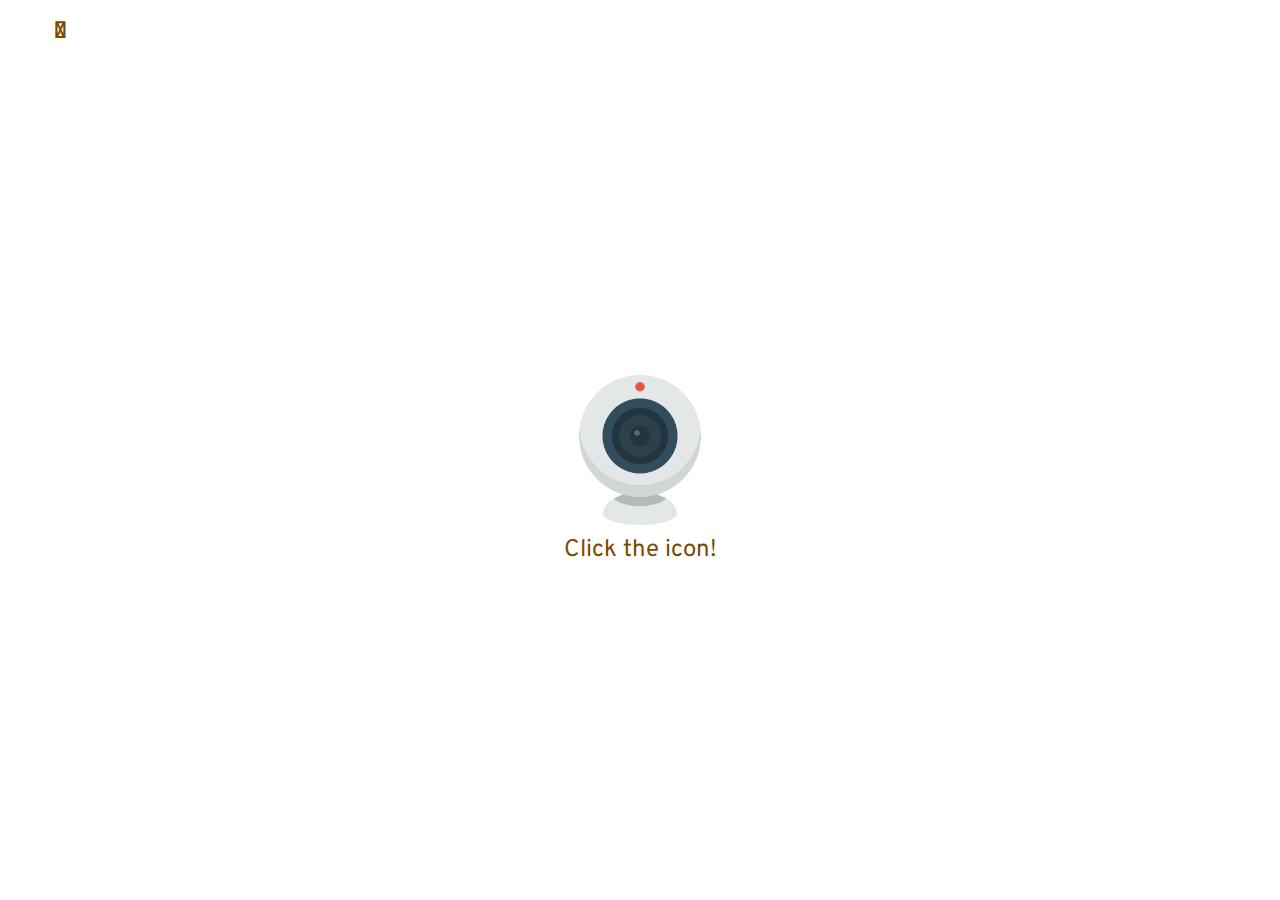
<file: index.html>
<!DOCTYPE html>
<html>
  <head>
    <link href="index.css" rel="stylesheet" type="text/css">
    <link href="https://fonts.googleapis.com/css?family=Overpass|Staatliches&display=swap" rel="stylesheet">
    <meta charset="utf-8">
    <meta name="viewport" content="width=device-width, initial-scale=1.0, maximum-scale=1.0, user-scalable=0">
  </head>

  <body>
    <div class="column">

      <div class="row1">
        <div class="video">
          <div id="video">
            <a href="home.html">
            <img src="webcam.png" alt="" style="max-width:100%;height:auto;">
          </a>
          </div>
        </div>
      </div>

      <div class="row2">
        <a href="home.html">
          <p> Click the icon! </p>
        </a>
      </div>

    </div>

  </body>

</html>
</file>
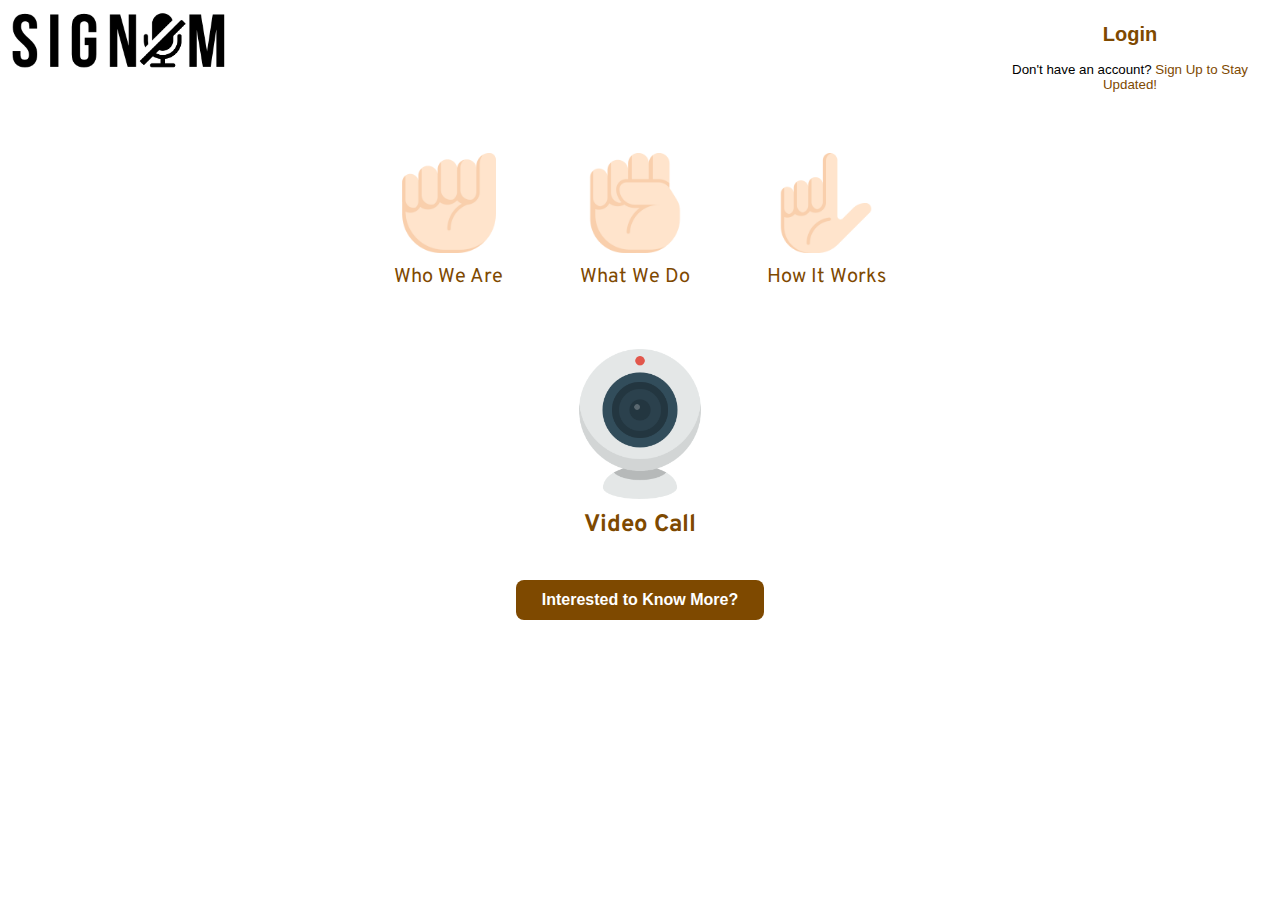
<file: home.html>
<!DOCTYPE html>
<html>
  <head>
    <link href="style.css" rel="stylesheet" type="text/css">
    <link href="https://fonts.googleapis.com/css?family=Overpass|Staatliches&display=swap" rel="stylesheet">
    <meta charset="utf-8">
    <meta name="viewport" content="width=device-width, initial-scale=1.0, maximum-scale=1.0, user-scalable=0">
  </head>

  <body>


    <div class='column1'>
          <div class="row1">
              <div class="logo">
                <div id='logo'>
                  <a href="index.html">
                    <img src="signum-2.png" alt=""  style="max-width:100%;height:auto;">
                  </a>
                </div>
              </div>

              <button id='login'>
                <h2><a href="login.html">
                Login
                </a></h2>
                <p>Don't have an account?
                  <a href="signup.html"> Sign Up to Stay Updated!</a>
                </p>
              </button>
          </div>

      <div class='row2'>
          <div class="column2">
            <a href="WhoWeAre.html">
              <div class="link">
                <div id="hand">
                    <img src="letter-a.png" alt=""  style="max-width:100%;height:auto;">
                </div>
              </div>
              <div id="heading">
                    Who We Are
              </div>
            </a>
          </div>

          <div class="column2">
            <a href="WhatWeDo.html">
              <div class="link">
                <div id="hand">
                    <img src="letter-s.png" alt=""  style="max-width:100%;height:auto;">
                </div>
              </div>
              <div id="heading">
                  What We Do
              </div>
            </a>
          </div>

          <div class="column2">
            <a href="HowItWorks.html">
              <div class="link">
                <div id="hand">
                    <img src="letter-l.png" alt="" style="max-width:100%;height:auto;">
                </div>
              </div>
              <div id="heading">
                  How It Works
              </div>
            </a>
          </div>
    </div>

      <div class=row3>
        <div class="column3">
          <a href="video.html">
          <div class="video">
            <div id="video">
              <img src="webcam.png" alt="" style="max-width:100%;height:auto;">
            </div>
          </div>
          <div id="clickme">
            Video Call
          </div>
        </a>
        </div>
      </div>



    <div class=row4>
      <a class="typeform-share button" href="https://suyashjaju.typeform.com/to/hUrqDC" data-mode="drawer_left"
      style="display:inline-block;text-decoration:none;background-color:#7E4900;color:white;cursor:pointer;
      font-family:Helvetica,Arial,sans-serif;font-size:16px;line-height:40px;text-align:center;margin:0;height:40px;padding:0px 26px;
      border-radius:8px;max-width:100%;white-space:nowrap;overflow:hidden;text-overflow:ellipsis;font-weight:bold;-webkit-font-smoothing:antialiased;-moz-osx-font-smoothing:grayscale;"
      data-submit-close-delay="2" target="_blank">Interested to Know More? </a>
      <script> (function() { var qs,js,q,s,d=document, gi=d.getElementById, ce=d.createElement, gt=d.getElementsByTagName, id="typef_orm_share", b="https://embed.typeform.com/";
      if(!gi.call(d,id)){ js=ce.call(d,"script"); js.id=id; js.src=b+"embed.js"; q=gt.call(d,"script")[0]; q.parentNode.insertBefore(js,q) } })() </script>

    </div>

  </div>




  </body>
</html>
</file>
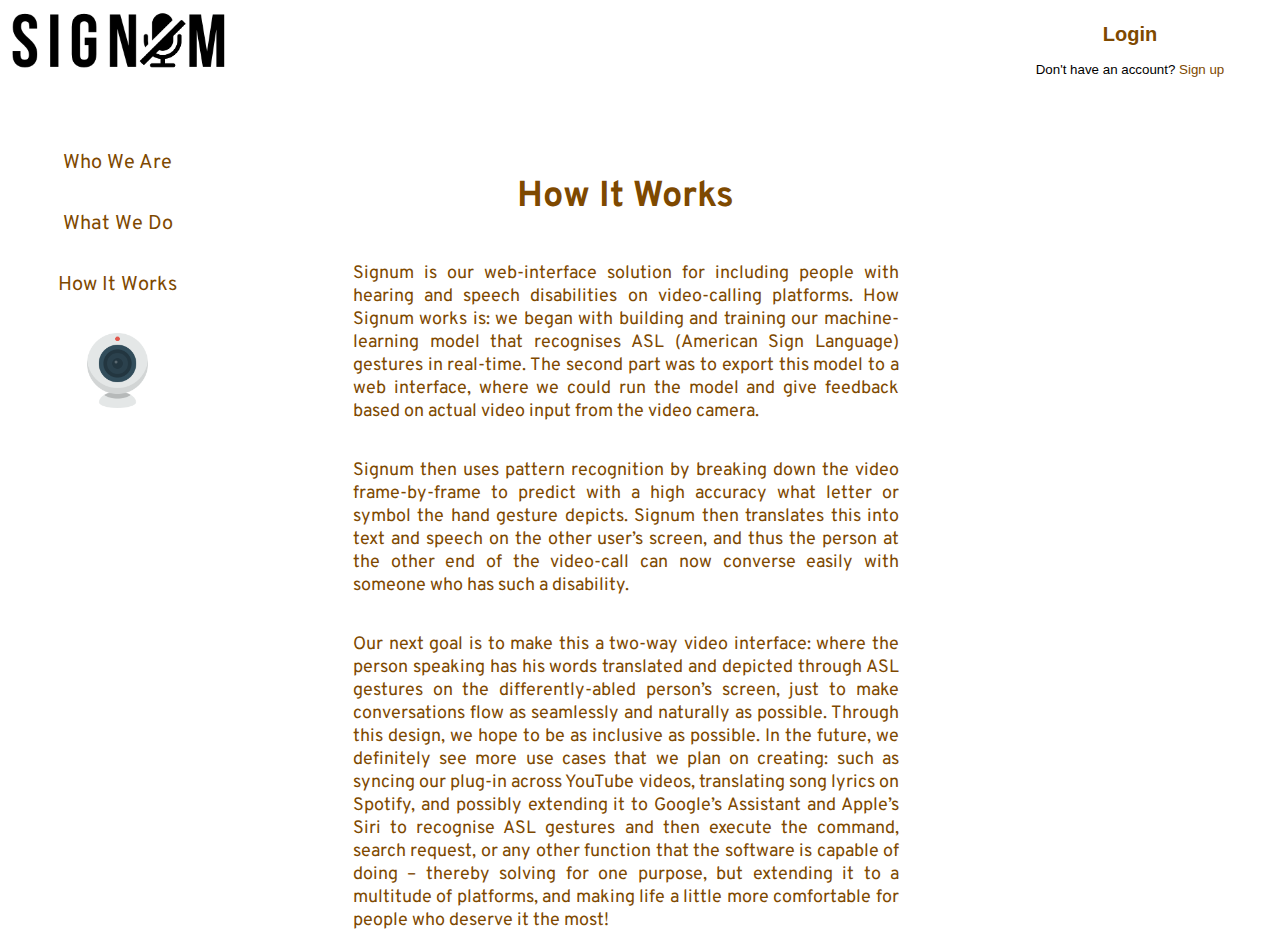
<file: HowItWorks.html>
<!DOCTYPE html>
<html>
  <head>
    <link href="WhoWeAre.css" rel="stylesheet" type="text/css">
    <link href="https://fonts.googleapis.com/css?family=Overpass|Staatliches&display=swap" rel="stylesheet">
    <meta charset="utf-8">
    <meta name="viewport" content="width=device-width, initial-scale=1.0">

  </head>

  <body>
  <div class="column0">
    <div class='row1'>
          <div class="column1">
              <div class="logo">
                <div id='logo'>
                  <a href="index.html">
                    <img src="signum-2.png" alt=""  style="max-width:100%;height:auto;">
                  </a>
                </div>
              </div>
          </div>
          <div class='column3'>
              <button id='login'>
                <h2><a href="login.html">
                Login
                </a></h2>
                <p>Don't have an account?
                <a href="signup.html"> Sign up</a>
                </p>
              </button>
          </div>
  </div>


      <div class='row2'>
          <div class="column1">
              <div class="link">
                <div id="heading">
                <a href="WhoWeAre.html">
                      Who We Are
                </a>
              </div>

              </div>

                <div class="link">
                  <div id="heading">
                    <a href="WhatWeDo.html">
                    What We Do
                    </a>
                  </div>
                </div>

                <div class="link">
                  <div id="heading">
                    <a href="HowItWorks.html">
                    How It Works
                    </a>
                  </div>
                </div>
              <div class="link">
                <div id="webcam-icon">
                <div id="heading">
                  <a href="video.html">
                    <div id="video">
                      <img src="webcam.png" alt="">
                    </div>
                  </a>
                </div>
                </div>
              </div>
          </div>

          <div class="column2">
            <h1> How It Works </h1>
            <p>Signum is our web-interface solution for including people with hearing and speech disabilities on video-calling platforms.
              How Signum works is: we began with building and training our machine-learning
          model that recognises ASL (American Sign Language) gestures in real-time. The second part was to export this
          model to a web interface, where we could run the model and give feedback based on actual video input from the video camera. </p>

          <p> Signum then uses pattern recognition by breaking down the video frame-by-frame to predict with a
            high accuracy what letter or symbol the hand gesture depicts. Signum then translates this into
            text and speech on the other user’s screen, and thus the person at the other end of the video-call
            can now converse easily with someone who has such a disability. </p>

           <p> Our next goal is to make this a two-way video interface: where the person speaking has his words translated
           and depicted through ASL gestures on the differently-abled person’s screen, just to make conversations
           flow as seamlessly and naturally as possible. Through this design, we hope to be as
           inclusive as possible. In the future, we definitely see more use cases that we plan on creating: such as syncing our
           plug-in across YouTube videos, translating song lyrics on Spotify, and possibly extending it to
           Google’s Assistant and Apple’s Siri to recognise ASL gestures and then execute the command,
            search request, or any other function that the software is capable of doing – thereby solving
            for one purpose, but extending it to a multitude of platforms, and making life a little more comfortable for
            people who deserve it the most! </p>
          </div>
    </div>


</div>

  </body>
</html>
</file>
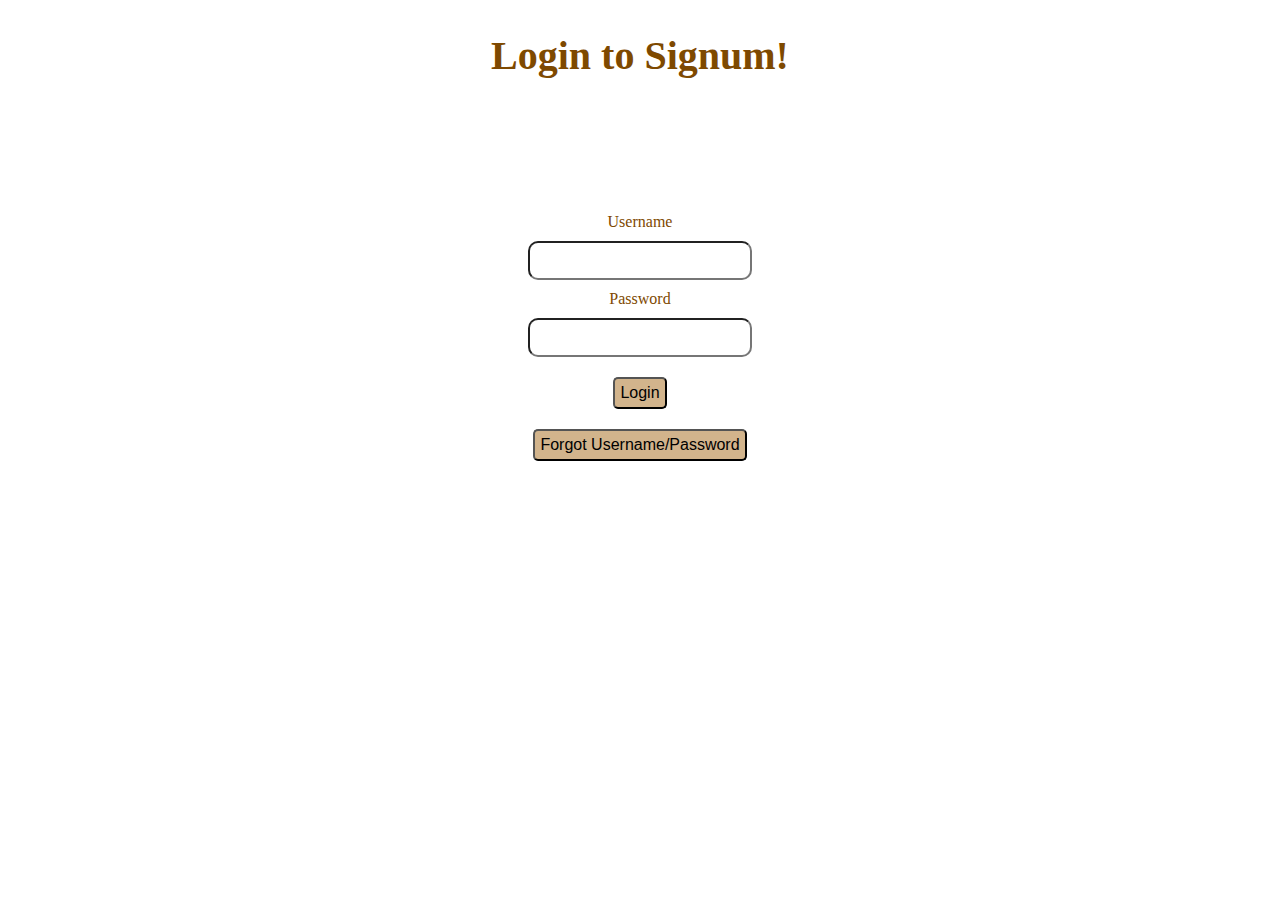
<file: login.html>
<!DOCTYPE html>
<html lang="en">

  <head>
    <title>Hello!</title>
    <meta charset="utf-8">
    <meta http-equiv="X-UA-Compatible" content="IE=edge">
    <meta name="viewport" content="width=device-width, initial-scale=1.0, maximum-scale=1.0, user-scalable=0">
    <link href="https://fonts.googleapis.com/css?family=Staatliches&display=swap" rel="stylesheet">

    <link rel="stylesheet" href="login.css">
  </head>

  <body>
    <h1>
      Login to Signum!
    </h1>

  <div class='box'>
    <div class = "login_box">

      Username

      <div class = "type_box">
        <input id = "username">
      </div>

      Password

      <div class = "type_box">
        <input id = "password">
      </div>

      <div>
        <button class = "buttons">
          <a> Login </a>
        </button>
        <br/>
        <button class = "buttons">
          <a> Forgot Username/Password </a>
        </button>
      </div>


    </div>

  </body>
</html>
</file>
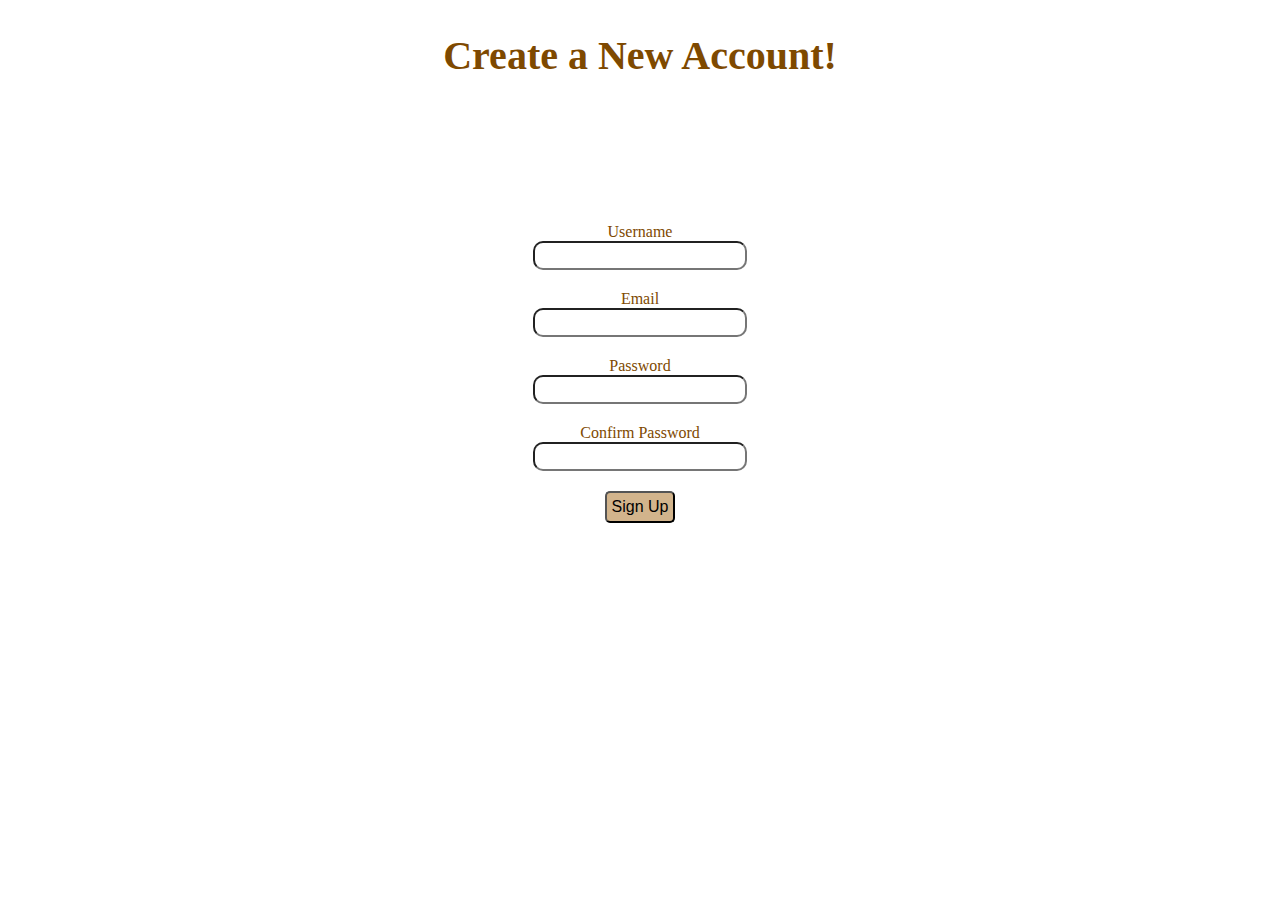
<file: signup_old.html>
<!DOCTYPE html>
<html lang="en">
  <head>
    <title>Hello!</title>
    <meta charset="utf-8">
    <meta http-equiv="X-UA-Compatible" content="IE=edge">
    <meta name="viewport" content="width=device-width, initial-scale=1.0">

    <!-- import the webpage's stylesheet -->
    <link rel="stylesheet" href="login.css">

  </head>
  <body>

    <h1>
      Create a New Account!
    </h1>

    <div class = "signup_box">
      <div class = "type_box">
        Username
        <br/>
        <input id = "text">
      </div>

      <div class = "type_box">
        Email
        <br/>
        <input id = "text">
      </div>

      <div class = "type_box">
        Password
        <br/>
        <input id = "text">
      </div>

      <div class = "type_box">
        Confirm Password
        <br/>
        <input id = "text">
      </div>

      <div>
        <button class = "buttons">
         <a> Sign Up </a>
        </button>
      </div>

    </div>



  </body>
</html>
</file>
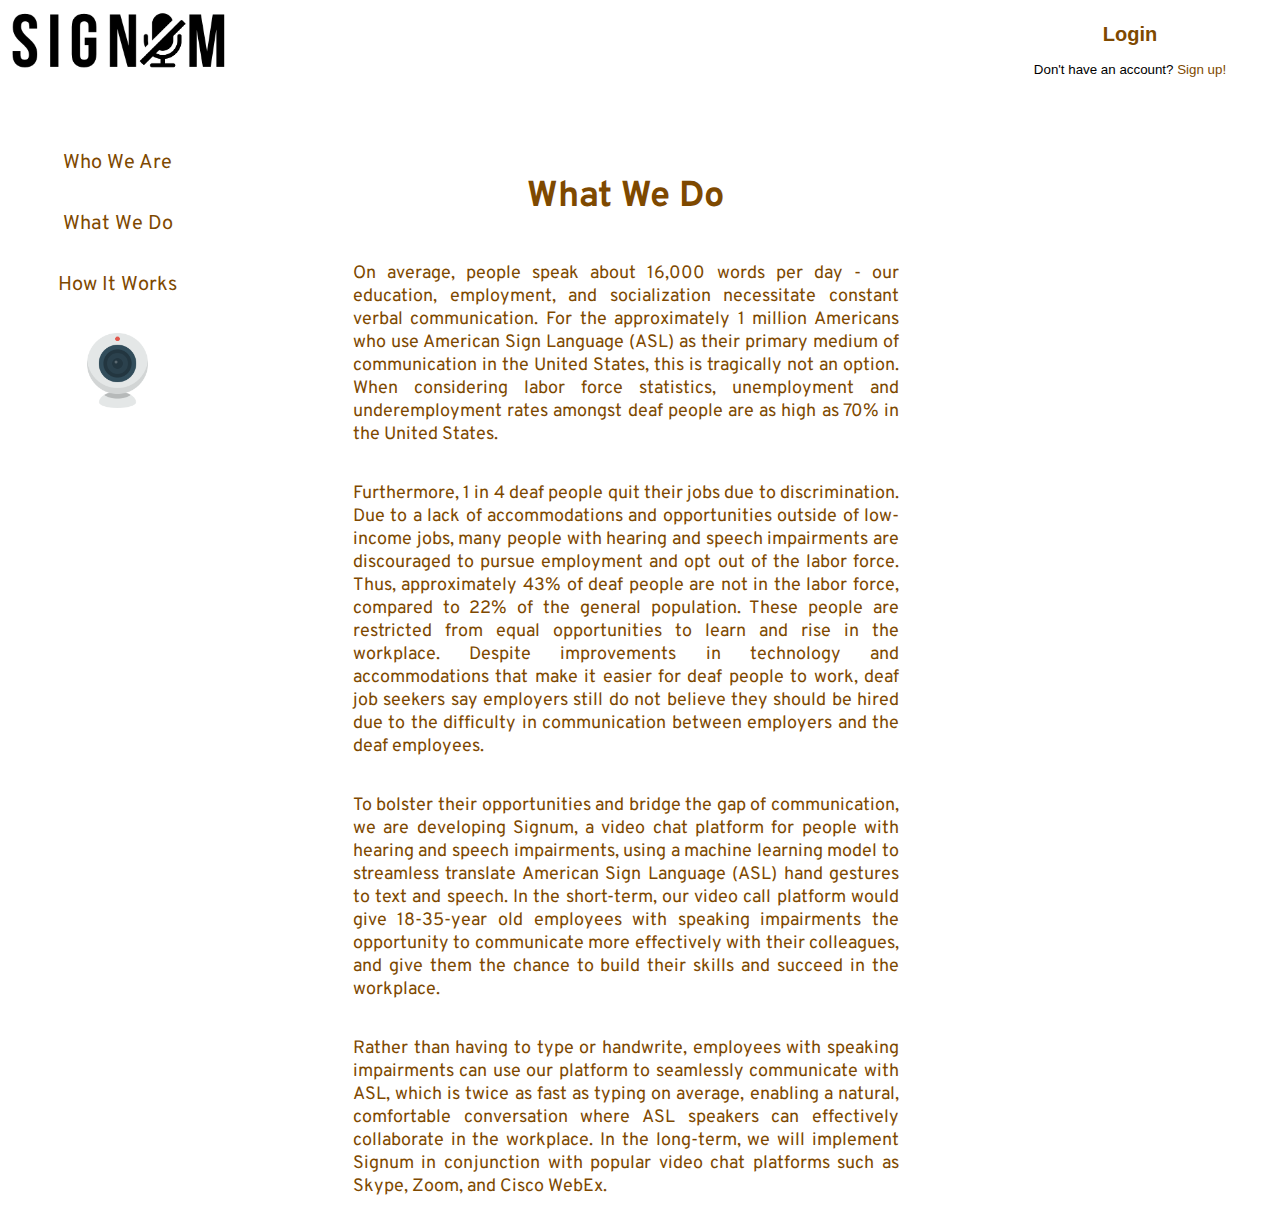
<file: WhatWeDo.html>
<!DOCTYPE html>
<html>
  <head>
    <link href="WhoWeAre.css" rel="stylesheet" type="text/css">
    <link href="https://fonts.googleapis.com/css?family=Overpass|Staatliches&display=swap" rel="stylesheet">
    <meta charset="utf-8">
    <meta name="viewport" content="width=device-width, initial-scale=1.0, maximum-scale=1.0, user-scalable=0">

  </head>

  <body>
  <div class="column0">
    <div class='row1'>
          <div class="column1">
              <div class="logo">
                <div id='logo'>
                  <a href="index.html">
                    <img src="signum-2.png" alt=""  style="max-width:100%;height:auto;">
                  </a>
                </div>
              </div>
          </div>
          <div class='column3'>
              <button id='login'>
                <h2><a href="login.html">
                Login
                </a></h2>
                <p>Don't have an account?
                <a href="signup.html"> Sign up!</a>
                </p>
              </button>
          </div>
  </div>

      <div class='row2'>
          <div class="column1">
              <div class="link">
                <div id="heading">
                <a href="WhoWeAre.html">
                      Who We Are
                </a>
              </div>

              </div>

                <div class="link">
                  <div id="heading">
                    <a href="WhatWeDo.html">
                    What We Do
                    </a>
                  </div>
                </div>

                <div class="link">
                  <div id="heading">
                    <a href="HowItWorks.html">
                    How It Works
                    </a>
                  </div>
                </div>
              <div class="link">
                <div id="webcam-icon">
                <div id="heading">
                  <a href="video.html">
                    <div id="video">
                      <img src="webcam.png" alt=""  style="max-width:100%;height:auto;">
                    </div>
                  </a>
                </div>
                </div>
              </div>
          </div>

          <div class="column2">
            <h1> What We Do </h1>
            <p>On average, people speak about 16,000 words per day - our education, employment, and socialization
              necessitate constant verbal communication. For the approximately 1 million Americans
              who use American Sign Language (ASL) as their primary medium of communication in the United States, this is
              tragically not an option. When considering labor force statistics, unemployment and underemployment rates
              amongst deaf people are as high as 70% in the United States.
            </p>

            <p> Furthermore, 1 in 4 deaf people quit
              their jobs due to discrimination. Due to a lack of accommodations and opportunities outside of low-income jobs,
              many people with hearing and speech impairments are discouraged to pursue employment and opt out of the labor force.
              Thus, approximately 43% of deaf people are not in the labor force, compared to 22% of the general population.
              These people are restricted from equal opportunities to learn and rise in the workplace.
              Despite improvements in technology and accommodations that make it easier for deaf people to work, deaf job seekers say
              employers still do not believe they should be hired due to the difficulty in communication between employers and the deaf employees.
            </p>

            <p>To bolster their opportunities and bridge the gap of communication, we are developing Signum,
              a video chat platform for people with hearing and speech impairments,
              using a machine learning model to streamless translate American Sign Language (ASL) hand gestures to text and speech.
              In the short-term, our video call platform would give 18-35-year old employees with speaking impairments the opportunity
              to communicate more effectively with their colleagues, and give them the chance to build their skills and succeed in the workplace.
            </p>

            <p> Rather than having to type or handwrite, employees with speaking impairments can use our platform to seamlessly communicate with ASL,
              which is twice as fast as typing on average, enabling a natural, comfortable conversation where ASL speakers can effectively collaborate in the workplace.
              In the long-term, we will implement Signum in conjunction with popular video chat platforms such as Skype, Zoom, and Cisco WebEx.
            </p>

          </div>
    </div>


</div>

  </body>
</html>
</file>
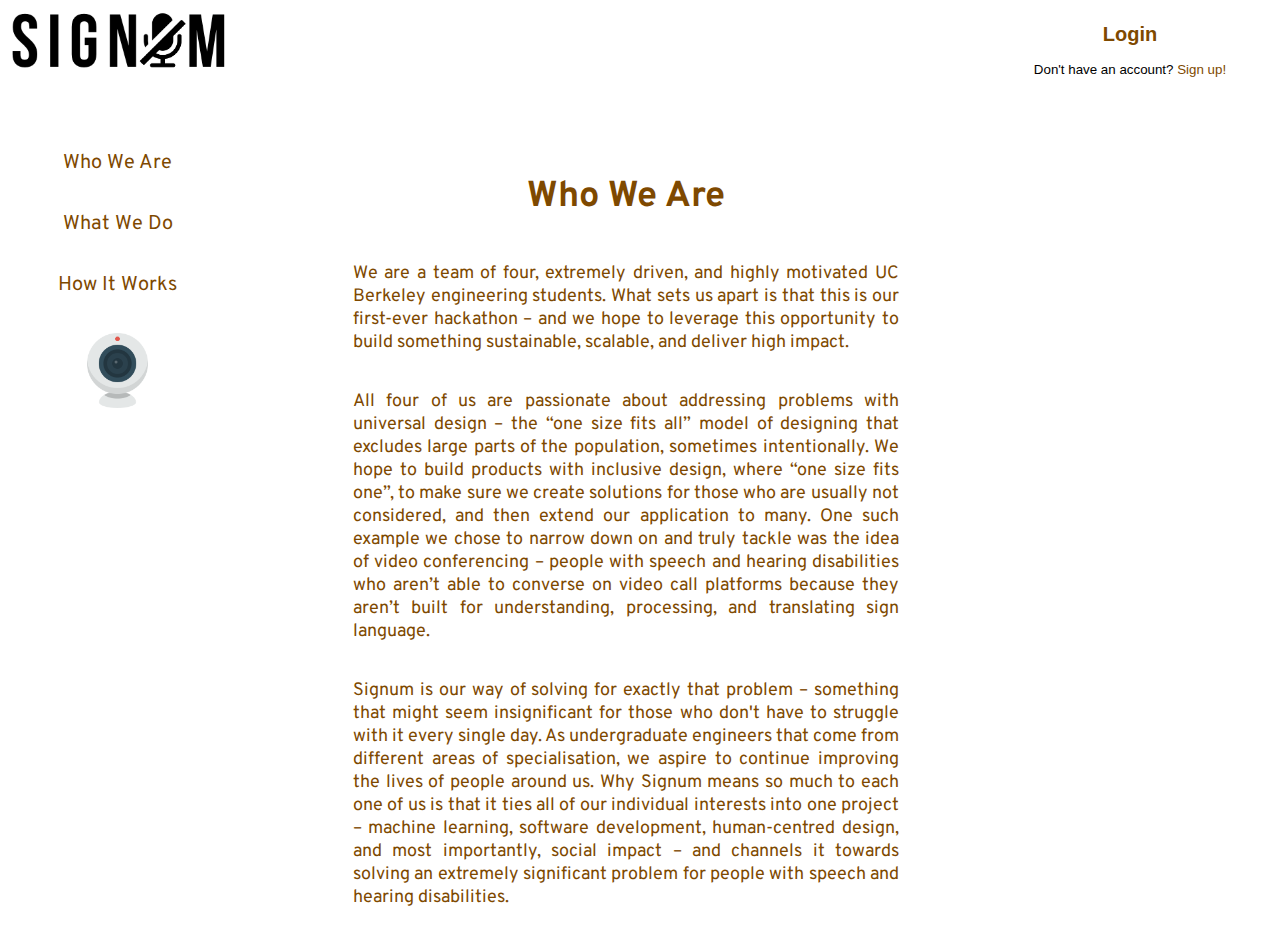
<file: WhoWeAre.html>
<!DOCTYPE html>
<html>
  <head>
    <link href="WhoWeAre.css" rel="stylesheet" type="text/css">
    <link href="https://fonts.googleapis.com/css?family=Overpass|Staatliches&display=swap" rel="stylesheet">
    <meta charset="utf-8">
    <meta name="viewport" content="width=device-width, initial-scale=1.0">

  </head>

  <body>
  <div class="column0">
    <div class='row1'>
          <div class="column1">
              <div class="logo">
                <div id='logo'>
                  <a href="index.html">
                    <img src="signum-2.png" alt=""  style="max-width:100%;height:auto;">
                  </a>
                </div>
              </div>
          </div>
          <div class='column3'>
              <button id='login'>
                <h2><a href="login.html">
                Login
                </a></h2>
                <p>Don't have an account?
                <a href="signup.html"> Sign up!</a>
                </p>
              </button>
          </div>
  </div>

      <div class='row2'>
          <div class="column1">
              <div class="link">
                <div id="heading">
                <a href="WhoWeAre.html">
                      Who We Are
                </a>
              </div>

              </div>

                <div class="link">
                  <div id="heading">
                    <a href="WhatWeDo.html">
                    What We Do
                    </a>
                  </div>
                </div>

                <div class="link">
                  <div id="heading">
                    <a href="HowItWorks.html">
                    How It Works
                    </a>
                  </div>
                </div>
              <div class="link">
                <div id="webcam-icon">
                <div id="heading">
                  <a href="video.html">
                    <div id="video">
                      <img src="webcam.png" alt=""  style="max-width:100%;height:auto;">
                    </div>
                  </a>
                </div>
                </div>
              </div>
          </div>

          <div class="column2">
            <h1> Who We Are </h1>
            <p>We are a team of four, extremely driven, and highly motivated UC Berkeley engineering students.
              What sets us apart is that this is our first-ever hackathon – and we hope to
              leverage this opportunity to build something sustainable, scalable, and deliver high impact. </p>
            <p>All four of us are passionate about addressing problems with universal design – the “one size
              fits all” model of designing that excludes large parts of the population, sometimes intentionally.
              We hope to build products with inclusive design, where “one size fits one”, to make sure we create
              solutions for those who are usually not considered, and then extend our application to many.
              One such example we chose to narrow down on and truly tackle was the idea of video conferencing –
              people with speech and hearing disabilities who aren’t able to converse on video call platforms
              because they aren’t built for understanding, processing, and translating sign language.  </p>
              <p>Signum is our way of solving for exactly that problem – something that might seem insignificant
                for those who don't have to struggle with it every single day. As undergraduate engineers that come
                from different areas of specialisation, we aspire to continue improving the lives of people around us.
                 Why Signum means so much to each one of us is that it ties all of our individual interests into one
                project – machine learning, software development, human-centred design, and most importantly,
                social impact – and channels it towards solving an extremely significant problem for people with speech
                and hearing disabilities.</p>

          </div>
    </div>


</div>

  </body>
</html>
</file>
<file: index.css>
html, body {
  height: 100%;
    margin: 0px;
    padding: 0px;
    font-family: 'Overpass','Staatliches', 'Avenir';
    color: #7E4900;
    font-size: 24px;
  }

.column {
  height: 100%;
  width:100%;
  display: flex;
  flex-direction: column;
  align-items: center;
  justify-content: space-around;
}

.row1 img {
  position:absolute;
  top:0;
  left:0;
  right:0;
  bottom:0;
  margin:auto;
  width: 150px;
}

.row2 {
  position: relative;
  top: 100px;
  left: 0;
  right:0;
  margin: auto;
}

.row2 a {
  text-decoration: none;
  color: #7E4900;
  cursor: pointer;
}

.row2 a:hover {
    opacity: 0.8;
}

.video {
  position: absolute;
  top:0;
  left:0;
  right:0;
  bottom:0;
  margin:auto;
  animation-name: Flip;
  animation-duration: 1.5s;
  animation-iteration-count: infinite;
}

.video a:hover {
  animation-play-state: paused;
  position: absolute;
  top:0;
  left:0;
  right:0;
  bottom:0;
  margin:auto;
  opacity: 0.8;
}

@keyframes Flip {
	0% {transform: perspective(200px);}
	50% {transform: perspective(200px) rotateY(180deg);}
	100% {transform: perspective(200px) rotateY(180deg);}
}

<!-- Load index.js after the content of the page -->




  button{
    font-weight:900;
    position:absolute;
    bottom:100px;
    left:calc(50% - 60px);
    width:120px;
    height:50px;
    border:0;
    box-shadow:2px 1px 20px 0 rgba(#000, 0.5);
    border-radius:10px;
    cursor:pointer;
    transition:all .8s cubic-bezier(0.645, 0.045, 0.355, 1),
               transform .3s cubic-bezier(0.455, 0.03, 0.515, 0.955),
               box-shadow .3s cubic-bezier(0.455, 0.03, 0.515, 0.955);
    overflow:hidden;}

    &:hover{
      box-shadow:0 0 0 0 rgba(#000, 0.5);
    }

    &:focus{
      outline:0;
    }

    &:before, &:after{
      transition:all .8s cubic-bezier(0.645, 0.045, 0.355, 1);
      top: 17px;
      position: absolute;
    }

    &:before{
      content: "\f067";
      opacity:1;
      left: 53px;
    }

    &:after{
      content: "\f0c9";
      opacity: 0;
      left: 0;
    }
  }

  .triangle{
    position:absolute;
    z-index:1;
    top:0;
    left:0;
    width:100%;
    height:100%;
    background:linear-gradient(to top, #09203f 0%, #537895 100%);
    transition:all .8s cubic-bezier(0.645, 0.045, 0.355, 1);
    display:flex;
    justify-content:center;
    align-items:center;
    pointer-events:none;

    &.left{
      clip-path: polygon(0 0, 0% 100%, 100% 100%);
    }

    &.right{
      clip-path: polygon(100% 0, 0 0, 100% 100%);
    }
  }

  &.open{

    .triangle{

      &.left{
        clip-path: polygon(0 0, 0 100%, 0 100%);
      }

      &.right{
        clip-path: polygon(100% 0, 100% 0, 100% 100%);
      }
    }

    button{
      left:40px;
      bottom:40px;
      width:50px;
      border-radius:50%;

      &:before{
        opacity:0;
        left:100%;
      }

      &:after{
        opacity:1;
        left:18px;
      }

      &.menu{
        width:100%;
        height:100%;
        bottom:0;
        left:0;
        border-radius:0;

        &:after{
          left:-100%;
        }
      }
    }
  }
}





  @keyframes fadeDown{
    0%{
      opacity:0;
      transform:translateY(-20px);
    }
    100%{
      opacity:1;
      transform:translateY(0);
    }
  }
}
</file>
<file: style.css>
html, body {
    margin: 0px;
    font-family: 'Overpass','Staatliches', 'Avenir';
    font-stretch: expanded;
    color: #7E4900;
    font-size: 30px;
}


.column1 {
  display: flex;
  flex-direction: column;
  justify-content: space-between;
}

.logo img {
  position: absolute;
  top: 10px;
  left: 10px;
  width: 17%;
}

#logo a:hover {
    opacity: 0.6;
}

.row1 {
  display: flex;
  flex-direction: row;
  justify-content: space-between;
  height: 65px;
}

#login {
  width: 300px;
  background-color: white;
  border-radius: 5px;
  margin-top: 5px;
  margin-left: 10px;
  border: none;
}

#login a{
  text-decoration: none;
  color: #7E4900;
}

#login a:hover {
  transform: scale(1.4);
  opacity: 0.6;
  color: #4a4237;
}

.row2 {
  display: flex;
  flex-direction: row;
  justify-content: center;
}

.column2 {
  display: flex;
  flex-direction: column;
  justify-content: center;
  align-items: center;
  padding: 3%;
}

.link {
  display: flex;
  flex-direction: row;
  justify-content: center;
}
#hand img {
  margin-top: 50%;
  width: 100px;
}

.column2 a {
  text-decoration: none;
  color: #7E4900;
}

.column2 a:hover {
  transform: scale(1.2);
  opacity: 0.6;
  cursor: pointer;
  color: #4a4237;
}

#heading {
  display: flex;
  flex-direction: row;
  justify-content: center;
  font-size: 20px;
}

.row3 {
  margin-top: 20px;
  display: flex;
  flex-direction: row;
  justify-content: center;
}

.column3 {
  display: flex;
  flex-direction: column;
  align-items: center;
}

#clickme {
  text-align: center;
  font-weight: bold;
  font-size: 24px;
}


#video img {
  width: 150px;
}

.column3 a {
  text-decoration: none;
  color: inherit;
}

.column3 a:hover {
  opacity: 0.6;
}


.row4 {
  margin-top: 40px;
  display: flex;
  flex-direction: row;
  justify-content: center;
}

.row4 a:hover {
  opacity: 0.6;
  background-color: #7E4900;
}
</file>
<file: WhoWeAre.css>
html, body {
    margin: 0px;
    font-family: 'Overpass','Staatliches', 'Avenir';
    font-stretch: expanded;
    color: #7E4900;
    font-size: 30px;
}


.column1 {
  display: flex;
  flex-direction: column;
  align-items: center;
  width: 17%;
}

.logo img {
  position: absolute;
  top: 10px;
  left: 10px;
  width: 17%;
}

#logo a:hover {
    opacity: 0.6;
}

.row1 {
  display: flex;
  flex-direction: row;
  justify-content: space-between;
  height: 150px;
  margin-right: auto;
}

#login {
  margin-top: 5px;
  width: 300px;
  background-color: white;
  border-radius: 5px;
  border: none;
}

#login a{
  text-decoration: none;
  color: #7E4900;
}

#login a:hover {
  transform: scale(1.4);
  opacity: 0.6;
  color: #4a4237;
}

/* don't edit above this*/

.row2 {
  margin-left: 10px;
  display: flex;
  flex-direction: row;
  justify-content: flex-start;
}

#heading {
  width: 350px;
  margin-bottom: 10%;
}

#heading a{
  text-decoration: none;
  color: #7E4900;
}

#heading a:hover {
  cursor: pointer;
  background: #F9CFAC;
}

#webcam-icon a:hover {
  background: none;
  transform: scale(1.2);
}

.column2 {
  margin-left: 10%;
  display: flex;
  flex-direction: column;
  align-items: center;
  margin-right: 30%;
  text-align: justify;
  font-size: 18px;
}


.link {
  display: flex;
  flex-direction: row;
  align-items: center;
  justify-content: center;
}

.column2 a {
  text-decoration: none;
  color: #7E4900;
}

.column2 a:hover {
  transform: scale(1.1);
  opacity: 0.6;
  cursor: pointer;
  color: #4a4237;
}

#heading {
  display: flex;
  flex-direction: row;
  justify-content: center;
  font-size: 20px;
}

.row3 {
  margin-top: 30px;
  display: flex;
  flex-direction: row;
  justify-content: center;
}

.column3 {
  display: flex;
  flex-direction: column;
  align-items: center;
}

#clickme {
  text-align: center;
  font-weight: bold;
}

#video img {
  width: 75px;
}

#console {
  width: 500px;
  height: 150px;
}

#webcam {
  transform: scaleX(-1);
}
</file>
<file: login.css>
body {
  font-family: 'Avenir';
  margin: 2em;
  color: #7E4900;
  text-align: center;
  font-size: 16px;
}

h1 {
  font-stretch: expanded;
  font-size: 40px;
}

.login_box {
  font-size: 16px;
  display: flex;
  flex-direction: column;
  justify-content: center;
  margin-top: 11%;
  border-radius: 5px;
}

.type_box {
  margin: 10px;
  border-radius: 2px;
}

.signup_box {
  font-size: 16px;
  display: flex;
  flex-direction: column;
  justify-content: center;
  margin-top: 11%;
  border-radius: 5px;
}

#username {
  width: 200px;
  border-radius: 10px;
  padding: 10px;
}

#password {
  width: 200px;
  border-radius: 10px;
  padding: 10px;
}

.buttons{
  font-size: 16px;
  font: 'Avenir';
  background-color: tan;
  padding: 5px;
  margin: 10px;
  border-radius: 5px;
}

.buttons a:hover {
  cursor: pointer;
  transform: scale(1.1);
}

#text {
  border-radius: 10px;
  width: 200px;
  padding: 5px;
  font-weight: bold;
  color: #7E4900;
}
</file>
